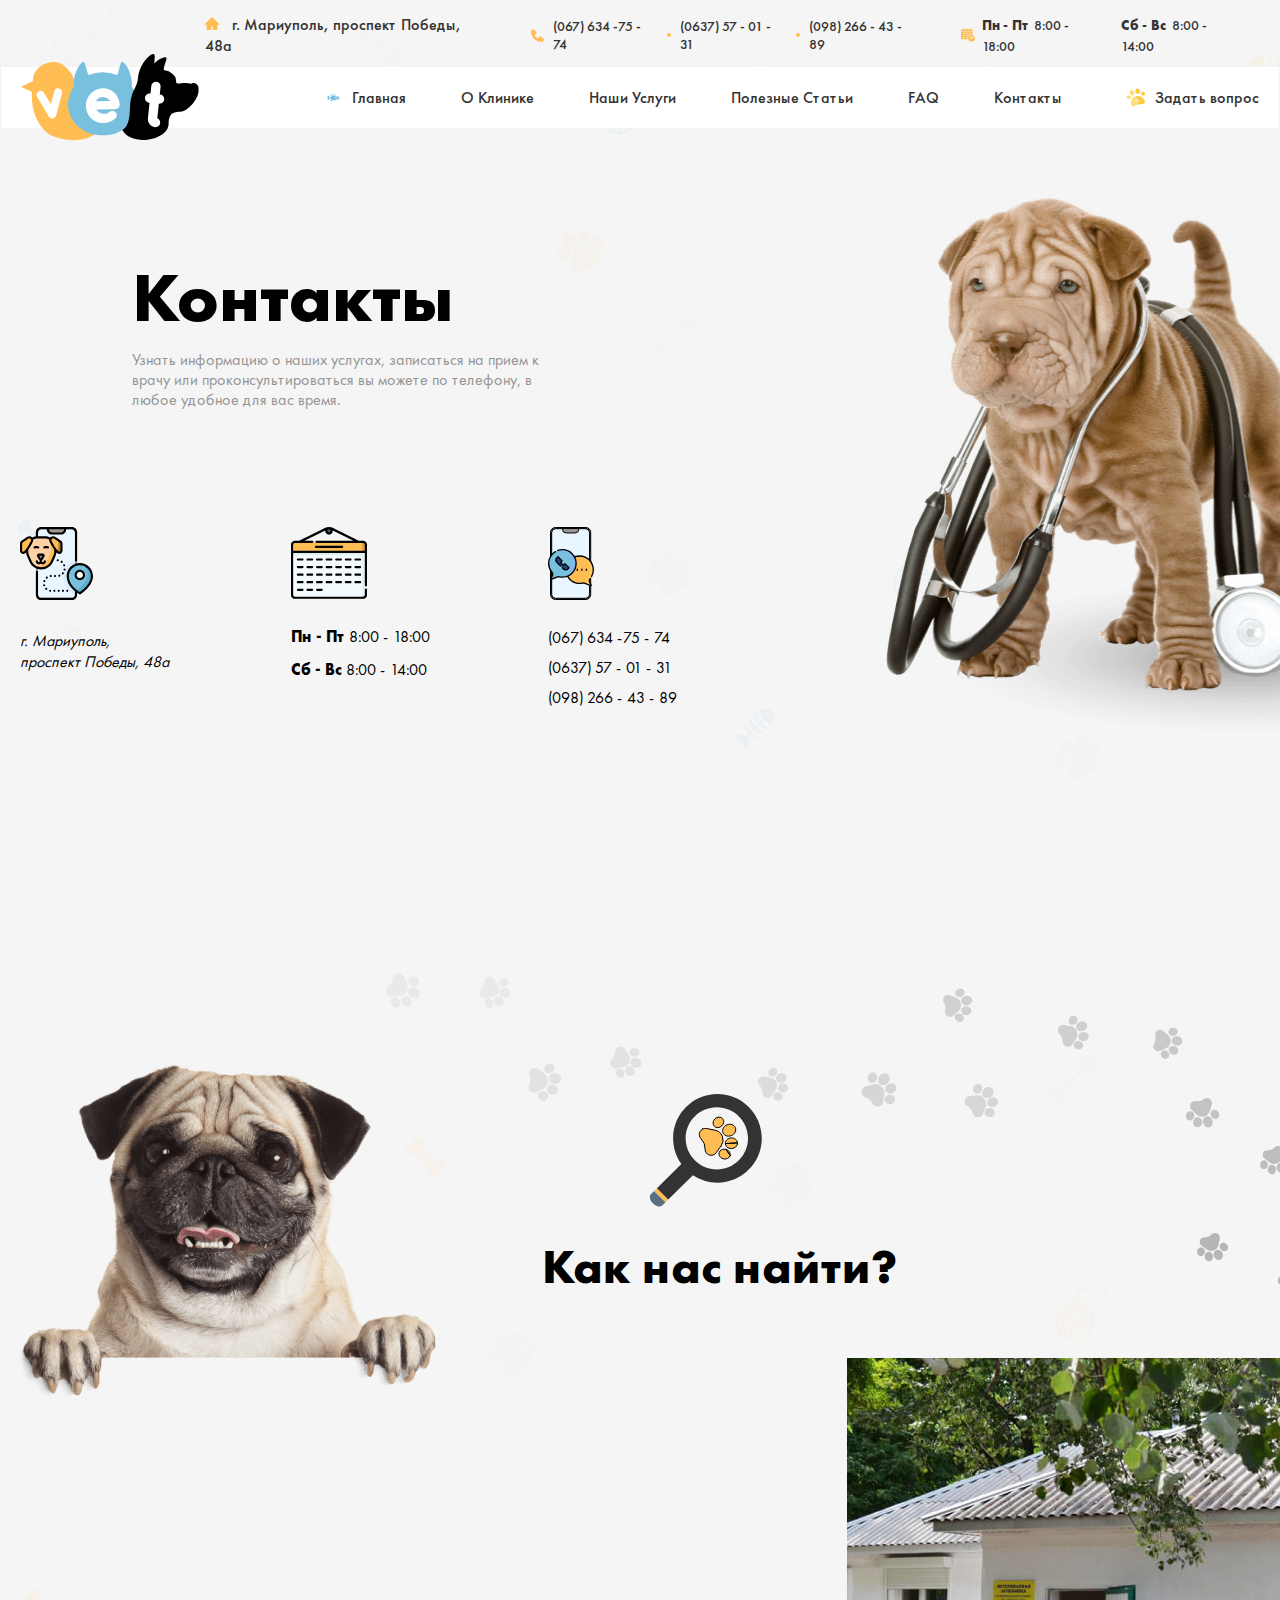
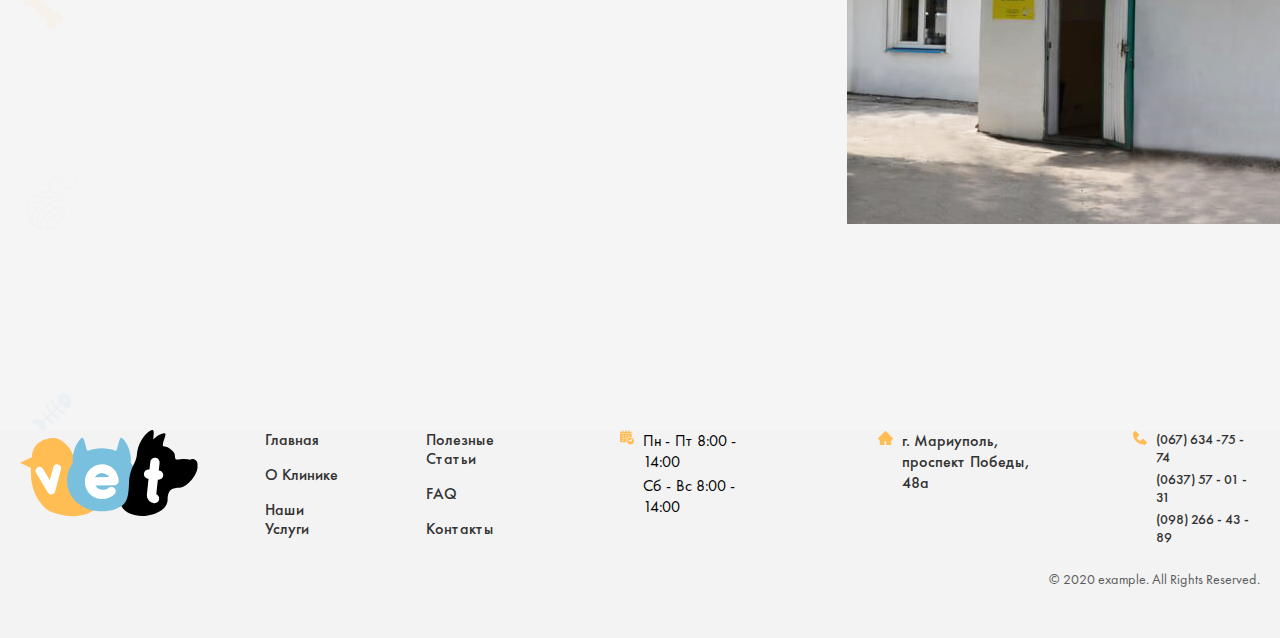
<file: contact.html>
<!DOCTYPE html>
 <html lang="en">
 <head>
    <meta charset="UTF-8">
    <meta http-equiv="X-UA-Compatible" content="IE=edge">
    <meta name="viewport" content="width=device-width, initial-scale=1.0">
    <title>Document</title>
    <link rel="stylesheet" href="css/main.css">
</head>
<body>
    <!-- SITE HEADER START -->
    <header class="site-header">
        <div class="container">
            <div class="site-header__top-box">
                <address class="site-header__location">
                    <a href="" target="blank" class="site-header__location-link">г. Мариуполь, проспект Победы, 48а</a>
                </address>
                <ul class="site-header__top-list">
                    <li class="site-header__top-item">
                        <a  href="tel:0676347574" class="site-header__top-item__link">(067) 634 -75 - 74</a>
                    </li>
                    <li class="site-header__top-item">
                        <a  href="tel:0637570131" class="site-header__top-item__link">(0637) 57 - 01 - 31</a>
                    </li>
                    <li class="site-header__top-item">
                        <a  href="tel:0982664389" class="site-header__top-item__link">(098) 266 - 43 - 89</a>
                    </li>
                </ul>
                <ul class="site-header__top-list-end">
                    <li class="site-header__top-item-end">
                        <time class="site-header__top-item-end__time">
                            <strong class="strong">Пн - Пт</strong>8:00 - 18:00
                        </time>
                    </li>
                    <li class="site-header__top-item-end">
                        <time class="site-header__top-item-end__time">
                            <strong class="strong">Сб - Вс</strong>8:00 - 14:00
                        </time>
                    </li>
                </ul>
            </div>
        </div>
        <div class="site-header__end">
            <div class="container">
                <div class="site-header__end-box">
                    <a class="logo-link" href="index.html" >
                        <img class="logo-image" src="./images/header-photos/vet-logo-header.svg" 
                        width="178"
                        alt="86">
                    </a>
                    <nav class="site-nav">
                        <ul class="site-nav__list">
                            <li class="site-nav__item">
                                <a class="site-nav-link" href="index.html" >Главная</a>
                            </li>
                            <li class="site-nav__item">
                                <a class="site-nav-link" href="about.html" >О Клинике</a>
                            </li>
                            <li class="site-nav__item">
                                <a class="site-nav-link" href="Ourservices.html" >Наши Услуги</a>
                            </li>
                            <li class="site-nav__item">
                                <a class="site-nav-link" href="Usefularticles.html" >Полезные Статьи</a>
                            </li>
                            <li class="site-nav__item">
                                <a class="site-nav-link" href="faq.html" >FAQ</a>
                            </li>
                            <li class="site-nav__item">
                                <a class="site-nav-link" href="contact.html" >Контакты</a>
                            </li>
                        </ul>
                    </nav>
                    <a class="site-header__login site-header__link--js-open-modal" href="#" >Задать вопрос</a>
                </div>
            </div>
        </div>
    </header>
    <!-- SITE HEADER FINISH -->

     <!-- Hero our services section start  -->
     <section class="hero-contact">
        <div class="container">
            <div class="hero-top__textbox">
                <h2 class="hero-top__text">
                    Контакты
                </h2>
                <div class="hero-top__descbox">
                    <p class="hero-top__desc">
                        Узнать информацию о наших услугах, записаться на прием к врачу или проконсультироваться вы можете по телефону, в любое удобное для вас время.
                    </p>
                </div>
            </div>

            <div class="hero-contact__info">
                <address class="hero-contact__adress">
                    <a class="hero-contact__adress-link" href="https://www.google.com/maps/place/%D0%BF%D1%80%D0%BE%D1%81%D0%BF.+%D0%9F%D0%BE%D0%B1%D0%B5%D0%B4%D1%8B,+48%D0%B0,+%D0%9C%D0%B0%D1%80%D0%B8%D1%83%D0%BF%D0%BE%D0%BB%D1%8C,+%D0%94%D0%BE%D0%BD%D0%B5%D1%86%D0%BA%D0%B0%D1%8F+%D0%BE%D0%B1%D0%BB%D0%B0%D1%81%D1%82%D1%8C,+%D0%A3%D0%BA%D1%80%D0%B0%D0%B8%D0%BD%D0%B0,+87500/data=!4m2!3m1!1s0x40e6e6701cd9c691:0xe9b99fd0268f089c?sa=X&ved=2ahUKEwifkYWM67H5AhU9XvEDHUbHAOAQ8gF6BAgDEAE">
                        г. Мариуполь, проспект Победы, 48а
                    </a>
                </address>

                <ol class="hero-contact__time-list">
                    <li class="hero-contact__time-item">
                        <time class="hero-contact__time" datetime="2022-08-06 08:00">
                            <strong>Пн - Пт</strong>
                            8:00 - 18:00
                        </time>
                    </li>
                    <li class="hero-contact__time-item">
                        <time class="hero-contact__time" datetime="2022-08-06 08:00">
                            <strong>Сб - Вс</strong>
                            8:00 - 14:00
                        </time>
                    </li>
                </ol>

                <ul class="hero-contact__list">
                    <li class="hero-contact__item">
                        <a class="hero-contact__fhone-link" href="tel:+0676347574">
                            (067) 634 -75 - 74
                        </a>
                    </li>
                    <li class="hero-contact__item">
                        <a class="hero-contact__fhone-link" href="tel:+0637570131">
                            (0637) 57 - 01 - 31
                        </a>
                    </li>
                    <li class="hero-contact__item">
                        <a class="hero-contact__fhone-link" href="tel:+0982664389">
                            (098) 266 - 43 - 89
                        </a>
                    </li>
                </ul>
            </div>
        </div>
    </section>
    <!-- Hero our services section finish  -->

    <!-- How to find us section start  -->
    <section  class="how-find-us">
        <div class="how-find-us__container-box">
            <h2 class="how-find-us__text">
                Как нас найти?
            </h2>

            <div class="how-find-us__box">
                <iframe class="how-find-us__map" src="https://www.google.com/maps/embed?pb=!1m18!1m12!1m3!1d698.7503866949312!2d37.54360756737108!3d47.11017926578681!2m3!1f0!2f0!3f0!3m2!1i1024!2i768!4f13.1!3m3!1m2!1s0x40e6e475146e8609%3A0xf262285308f99ac8!2z0JrQuNGA0L_QuNGH0L3QsNGPINGD0LsuLCAyOSwg0JzQsNGA0LjRg9C_0L7Qu9GMLCDQlNC-0L3QtdGG0LrQsNGPINC-0LHQu9Cw0YHRgtGMLCDQo9C60YDQsNC40L3QsCwgODc1MDA!5e0!3m2!1sru!2s!4v1659776277262!5m2!1sru!2s" width="847" height="466" style="border:0;" allowfullscreen="" loading="lazy" referrerpolicy="no-referrer-when-downgrade"></iframe>
                <img class="how-find-us__img" src="./images/Home-vet.jpg" 
                width="593"
                height="466"
                srcset="./images/Home-vet.jpg 1x , ./images/Home-vet@2x.jpg 2x"
                alt="img">
            </div>
        </div>
    </section>
    <!-- How to find us section finish  -->

    <!-- SITE FOOTER START -->
    <footer class="footer">
        <div class="container ">
            <div class="footer_box">
                <a class="logo-link-footer" href="index.html">
                    <img class="logo-link__img" src="./images/logo.svg" alt="footer logo" width="178" height="86">
                </a>
                <ul class="nav__list-footer">
                    <li class="nav__item-footer">
                        <a class="nav__link-footer" href="#">Главная</a>
                    </li>
                    <li class="nav__item-footer">
                        <a class="nav__link-footer" href="#">О Клинике</a>
                    </li>
                    <li class="nav__item-footer">
                        <a class="nav__link-footer" href="#">Наши Услуги</a>
                    </li>
                </ul>
                <ul class="nav__list-footer">
                    <li class="nav__item-footer">
                        <a class="nav__link-footer" href="#">Полезные Статьи</a>
                    </li>
                    <li class="nav__item-footer">
                        <a class="nav__link-footer" href="#">FAQ</a>
                    </li>
                    <li class="nav__item-footer">
                        <a class="nav__link-footer" href="#">Контакты</a>
                    </li>
                </ul>
                <div class="footer-time-list-box">
                    <ul class=" footer-time-list ">
                        <li class="footer-time-item">
                            <p class="footer-time-text">
                                <span class="time-day">Пн - Пт
                                </span> 8:00 - 14:00</p>
                            </li>
                            <li class="footer-time-item">
                                <p class="footer-time-text">
                                    <span class="time-day">Сб - Вс
                                    </span> 8:00 - 14:00</p>
                                </li>
                            </ul>
                        </div>
                        <address class="footer-address">
                            <a style="color: #333333;" class="site-header__location-link" href="#"
                            target="blank" rel="">
                            
                            г. Мариуполь, проспект Победы, 48а
                        </a>
                    </address>
                    <div class="footer-tel-list-box">
                        <ul class="footer-tel-list ">
                            <li class="footer-tel-item footer-tel-item">
                                <a class="footer-phone-link" href="tel:0676347574">(067) 634 -75 - 74
                                </a>
                            </li>
                            <li class="footer-tel-item">
                                <a class="footer-phone-link" href="tel:063757131">(0637) 57 - 01 - 31
                                </a>
                            </li>
                            <li class="footer-tel-item">
                                <a class="footer-phone-link" href="tel:0982664389">(098) 266 - 43 - 89
                                </a>
                            </li>
                        </ul>
                    </div>
                </div>
                <span class="target">© 2020 example. All Rights Reserved.</span>
            </div>
        </footer>
        
        <!-- Site Footer Finish -->
            <!-- Modal start  -->
    <div class="modal">
        <div class="modal__window">
            <button class="modal__x-button modal__x-button--js-close-modal" type="button"></button>
            <div class="modal__authorization">
                <span class="modal__authorization-text">
                    Авторизация:
                </span>
                <a class="modal__link modal__link--google" href="#">
                    Войти через Google
                </a>
                <a class="modal__link modal__link--facebook" href="#">
                    Войти через Facebook
                </a>
            </div>
            <div class="modal__form-box">
                <h2 class="modal-text">
                    Задать вопрос
                </h2>
                <form class="modal__form" action="https://echo.htmlacademy.ru/" method="post" autocomplete="off">
                    <input class="modal__input-zone" type="text" name="user_name" id="user_name" minlength="3"
                    maxlength="1000000" aria-label="Enter your name" required placeholder="Ваше имя">
    
                    <textarea class="modal__input-zone modal__input-zone--question" name="user_question" id="user_question" 
                    minlength="3" aria-label="Enter your question"   placeholder="Опишите Ваш вопрос.                               Например: в каком возрасте можно         прививать от бешенства?"></textarea>
    
                    <button class="modal__button" type="submit">Отправить </button>
                </form>
            </div>
        </div>
    </div>
    <!-- Modal finish  -->

    <script src="./js/main.js"></script>
    </body>
    </html>
</file>
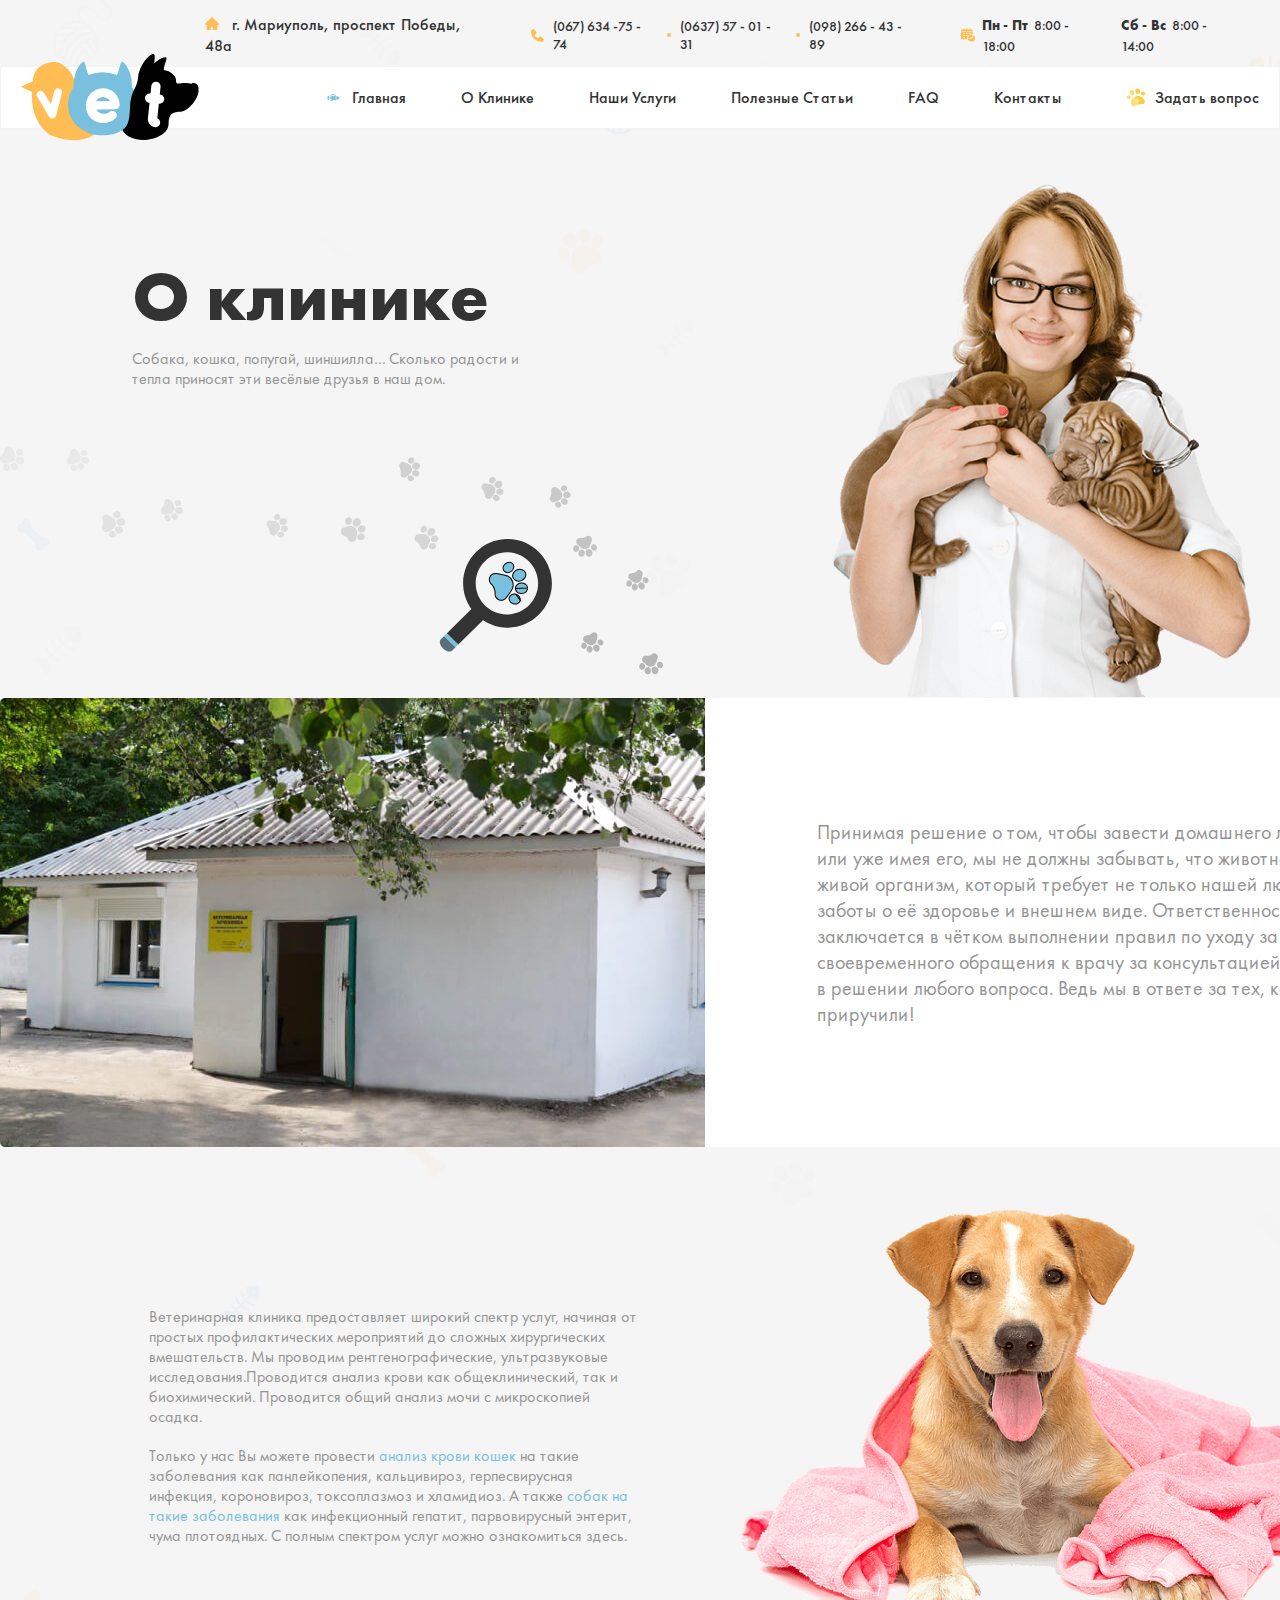
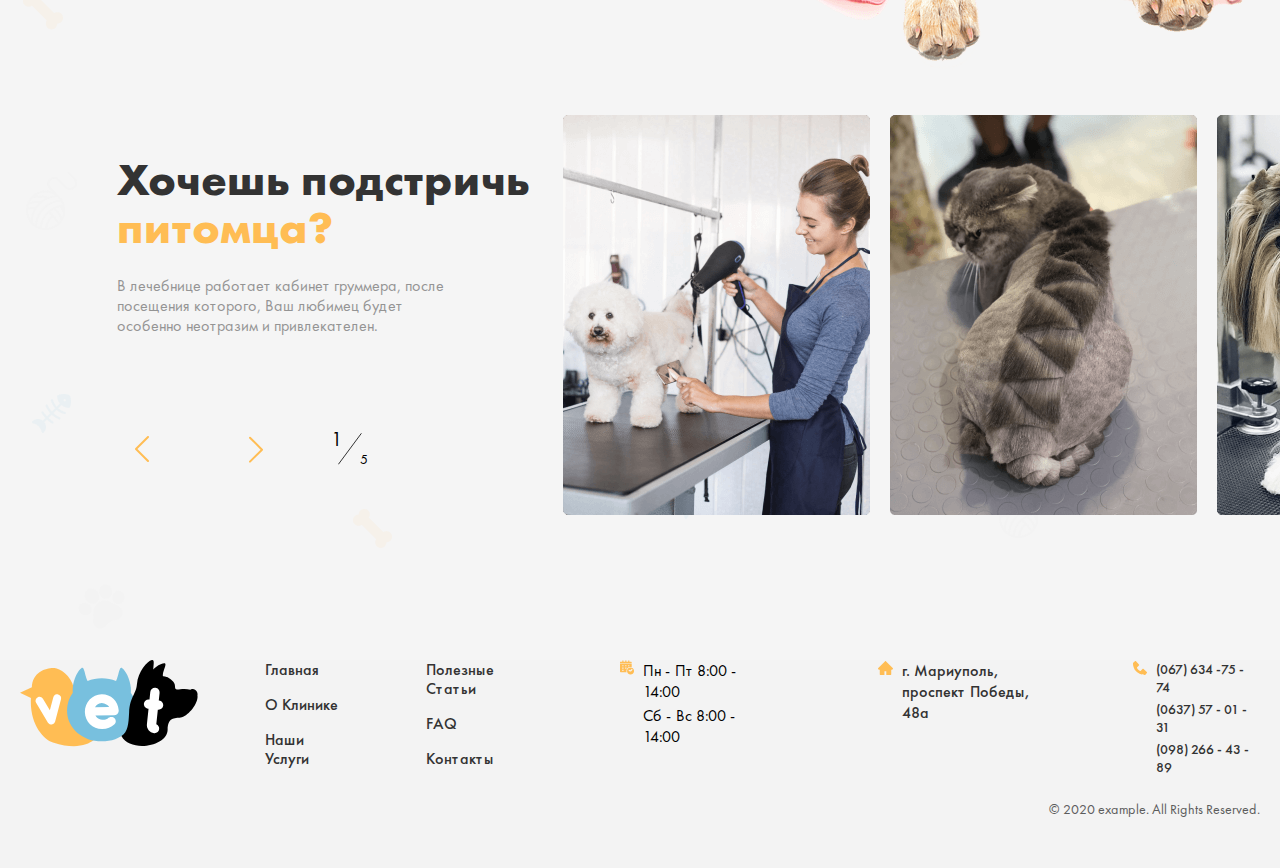
<file: Ourservices.html>
<!DOCTYPE html>
<html lang="en">
<head>
    <meta charset="UTF-8">
    <meta http-equiv="X-UA-Compatible" content="IE=edge">
    <meta name="viewport" content="width=device-width, initial-scale=1.0">
    <title>44-dars</title>
    <!-- <link rel="stylesheet" href="css/normalize.css"> -->
    <!-- <link rel="stylesheet" href="css/main-mini.css"> -->
    <link rel="stylesheet" href="css/main.css">
</head>
<body>
    <!-- SITE HEADER START -->
    <header class="site-header">
        <div class="container">
            <div class="site-header__top-box">
                <address class="site-header__location">
                    <a href="" target="blank" class="site-header__location-link">г. Мариуполь, проспект Победы, 48а</a>
                </address>
                <ul class="site-header__top-list">
                    <li class="site-header__top-item">
                        <a  href="tel:0676347574" class="site-header__top-item__link">(067) 634 -75 - 74</a>
                    </li>
                    <li class="site-header__top-item">
                        <a  href="tel:0637570131" class="site-header__top-item__link">(0637) 57 - 01 - 31</a>
                    </li>
                    <li class="site-header__top-item">
                        <a  href="tel:0982664389" class="site-header__top-item__link">(098) 266 - 43 - 89</a>
                    </li>
                </ul>
                <ul class="site-header__top-list-end">
                    <li class="site-header__top-item-end">
                        <time class="site-header__top-item-end__time">
                            <strong class="strong">Пн - Пт</strong>8:00 - 18:00
                        </time>
                    </li>
                    <li class="site-header__top-item-end">
                        <time class="site-header__top-item-end__time">
                            <strong class="strong">Сб - Вс</strong>8:00 - 14:00
                        </time>
                    </li>
                </ul>
            </div>
        </div>
        <div class="site-header__end">
            <div class="container">
                <div class="site-header__end-box">
                    <a class="logo-link" href="index.html" >
                        <img class="logo-image" src="./images/header-photos/vet-logo-header.svg" 
                        width="178"
                        alt="86">
                    </a>
                    <nav class="site-nav">
                        <ul class="site-nav__list">
                            <li class="site-nav__item">
                                <a class="site-nav-link" href="index.html" >Главная</a>
                            </li>
                            <li class="site-nav__item">
                                <a class="site-nav-link" href="about.html" >О Клинике</a>
                            </li>
                            <li class="site-nav__item">
                                <a class="site-nav-link" href="Ourservices.html" >Наши Услуги</a>
                            </li>
                            <li class="site-nav__item">
                                <a class="site-nav-link" href="Usefularticles.html" >Полезные Статьи</a>
                            </li>
                            <li class="site-nav__item">
                                <a class="site-nav-link" href="faq.html" >FAQ</a>
                            </li>
                            <li class="site-nav__item">
                                <a class="site-nav-link" href="contact.html" >Контакты</a>
                            </li>
                        </ul>
                    </nav>
                    <a class="site-header__login site-header__link--js-open-modal" href="#" >Задать вопрос</a>
                </div>
            </div>
        </div>
    </header>
    <!-- SITE HEADER FINISH -->

        <!-- MAIN START -->
        <main class="site-main">
            <!-- HERO SECTION  -->
            <section class="hospital-about">
                <div class="container">
                    <div class="hospital-top__textbox">
                        <h2 class="hospital-top__text">
                            О клинике
                        </h2>
                        <div class="hospital-about__descbox">
                            <p class="hospital-top__desc">
                                Собака, кошка, попугай, шиншилла… Сколько радости и тепла приносят эти весёлые друзья в наш дом.
                            </p>
                        </div>
                    </div>
                </div>
    
                <div class="hospital-about__list-container">
                    <ul class="hospital-about__list">
                        <li class="hospital-about__item">
                            <img class="hospital-about__img" src="./images/location-home.jpg" 
                            width="705"
                            height="449"
                            srcset="./images/location-home.jpg 1x , ./images/location-home@2x.jpg 2x"
                            alt="image">
                            <div class="hospital-about__item-first-textbox">
                                <p class="hospital-about__desc">
                                    Принимая решение о том, чтобы завести <span class="hospital-about__color-text">домашнего любимца</span>, или уже имея его, мы не должны забывать, что животное это живой организм, который требует не только нашей любви, а и заботы о её здоровье и  внешнем виде. <span class="hospital-about__color-text">Ответственность</span> хозяина заключается в чётком выполнении правил по уходу за животным, своевременного обращения к врачу за консультацией и помощи в решении любого вопроса. Ведь мы в ответе за тех, кого приручили!
                                </p>
                            </div>
                        </li>
                        <li class="hospital-about__item">
                            <img class="hospital-about__img" src="./images/about-dog.png" 
                            width="797"
                            height="532"
                            srcset="./images/about-dog.png 1x , ./images/about-dog@2x.png 2x"
                            alt="image">
                            <div class="hospital-about__item-textbox">
                                <p class="hospital-about__desc2 hospital-about__desc2--break">
                                    Ветеринарная клиника предоставляет широкий спектр услуг,  начиная от простых профилактических мероприятий до сложных хирургических вмешательств. Мы проводим рентгенографические, ультразвуковые исследования.Проводится анализ крови как общеклинический, так и биохимический. Проводится общий анализ мочи с микроскопией осадка. 
                                </p>
                                <p class="hospital-about__desc2">
                                    Только у нас Вы можете провести <span class="hospital-about__desc2-color">анализ крови кошек</span> на такие заболевания как панлейкопения, кальцивироз, герпесвирусная инфекция, короновироз, токсоплазмоз и хламидиоз. А также <span class="hospital-about__desc2-color">собак на такие заболевания</span> как инфекционный гепатит, парвовирусный энтерит, чума плотоядных. С полным спектром услуг можно ознакомиться здесь.
                                </p>
                            </div>
                        </li>
                    </ul>
                </div>
            </section>
            <!-- HERO SECTION FINISH  -->
    
            <!-- CECTION WASHROOM START   -->
            <section class="washroom">
                <div class="washroom__container">
                    <div class="washroom__box">
                        <div class="washroom__textbox">
                            <h2 class="washroom__text">
                                Хочешь подстричь 
                                <span class="washroom__color-text">питомца?</span>
                            </h2>
                            <div class="washroom__descbox">
                                <p class="washroom__desc">
                                    В лечебнице работает кабинет груммера, после посещения которого, Ваш любимец будет особенно неотразим и привлекателен.
                                </p>
                            </div>
    
                            <div class="washroom__button-box">
                                <button class="washroom__button" type="button"></button>
                                <button class="washroom__button" type="button"></button>
    
                                <span class="washroom__minibox">
                                    <span class="washroom__number1">1</span>
                                    <span class="washroom__number2">5</span>
                                </span>
                            </div>
                        </div>
                        <img class="washroom__img" src="./images/cut-dog.png" 
                        width="307"
                        height="400"
                        srcset="./images/cut-dog.png 1x , ./images/cut-dog@2x.png 2x"
                        alt="image">
                        <img class="washroom__img" src="./images/cut-cat.png" 
                        width="307"
                        height="400"
                        srcset="./images/cut-cat.png 1x , ./images/cut-cat@2x.png 2x"
                        alt="image">
                        <img class="washroom__img" src="./images/cut-dog-2.png" 
                        width="307"
                        height="400"
                        srcset="./images/cut-dog-2.png 1x , ./images/cut-dog-2@2x.png 2x"
                        alt="image">
                    </div>
                </div>
            </section>
            <!-- CECTION WASHROOM FINISH  -->
        </main>
        <!-- MAIN FINISH  -->
    
    <!-- SITE FOOTER START -->
    <footer class="footer">
        <div class="container ">
            <div class="footer_box">
                <a class="logo-link-footer" href="index.html">
                    <img class="logo-link__img" src="./images/logo.svg" alt="footer logo" width="178" height="86">
                </a>
                <ul class="nav__list-footer">
                    <li class="nav__item-footer">
                        <a class="nav__link-footer" href="#">Главная</a>
                    </li>
                    <li class="nav__item-footer">
                        <a class="nav__link-footer" href="#">О Клинике</a>
                    </li>
                    <li class="nav__item-footer">
                        <a class="nav__link-footer" href="#">Наши Услуги</a>
                    </li>
                </ul>
                <ul class="nav__list-footer">
                    <li class="nav__item-footer">
                        <a class="nav__link-footer" href="#">Полезные Статьи</a>
                    </li>
                    <li class="nav__item-footer">
                        <a class="nav__link-footer" href="#">FAQ</a>
                    </li>
                    <li class="nav__item-footer">
                        <a class="nav__link-footer" href="#">Контакты</a>
                    </li>
                </ul>
                <div class="footer-time-list-box">
                    <ul class=" footer-time-list ">
                        <li class="footer-time-item">
                            <p class="footer-time-text">
                                <span class="time-day">Пн - Пт
                                </span> 8:00 - 14:00</p>
                            </li>
                            <li class="footer-time-item">
                                <p class="footer-time-text">
                                    <span class="time-day">Сб - Вс
                                    </span> 8:00 - 14:00</p>
                                </li>
                            </ul>
                        </div>
                        <address class="footer-address">
                            <a style="color: #333333;" class="site-header__location-link" href="#"
                            target="blank" rel="">
                            
                            г. Мариуполь, проспект Победы, 48а
                        </a>
                    </address>
                    <div class="footer-tel-list-box">
                        <ul class="footer-tel-list ">
                            <li class="footer-tel-item footer-tel-item">
                                <a class="footer-phone-link" href="tel:0676347574">(067) 634 -75 - 74
                                </a>
                            </li>
                            <li class="footer-tel-item">
                                <a class="footer-phone-link" href="tel:063757131">(0637) 57 - 01 - 31
                                </a>
                            </li>
                            <li class="footer-tel-item">
                                <a class="footer-phone-link" href="tel:0982664389">(098) 266 - 43 - 89
                                </a>
                            </li>
                        </ul>
                    </div>
                </div>
                <span class="target">© 2020 example. All Rights Reserved.</span>
            </div>
        </footer>
        
        <!-- Site Footer Finish -->
        

        
    </body>
    </html>
</file>
<file: css/main.css>
/*
* Prefixed by https://autoprefixer.github.io
* PostCSS: v8.4.14,
* Autoprefixer: v10.4.7
* Browsers: last 4 version
*/

@font-face {
    font-family: "FuturePT";
    font-display: swap;
    font-weight: 300;
    src: url("../fonts/FuturaPT-Light.woff"),
    url("../fonts/FuturaPT-Light.woff2");
}

@font-face {
    font-family: "FuturePT";
    font-display: swap;
    font-weight: 400;
    src: url("../fonts/FuturaPT-Book.woff"),
    url("../fonts/FuturaPT-Book.woff2");
}

@font-face {
    font-family: "FuturePT";
    font-display: swap;
    font-weight: 500;
    src: url("../fonts/FuturaPT-Medium.woff"),
    url("../fonts/FuturaPT-Medium.woff2");
}

@font-face {
    font-family: "FuturePT";
    font-display: swap;
    font-weight: 700;
    src: url("../fonts/FuturaPT-Bold.woff"),
    url("../fonts/FuturaPT-Bold.woff2");
}
*{
    -webkit-box-sizing: border-box;
    box-sizing: border-box;
}

html{
    height: 100%;
    -webkit-box-sizing: border-box;
    box-sizing: border-box;
    scroll-behavior: smooth;
}

img{
    display: block;
    height: auto;
}

body{
    display: -webkit-box;
    display: -ms-flexbox;
    display: flex;
    -webkit-box-orient: vertical;
    -webkit-box-direction: normal;
    -ms-flex-direction: column;
    flex-direction: column;
    height: 100%;
    margin: 0;
    padding: 0;
    font-family: "FuturePT", "Arial", sans-serif;
    background-image: url("../images/bg.png");
    background-color:  #E5E5E566;
}
.site-main{
    -webkit-box-flex: 1;
    -ms-flex-positive: 1;
    flex-grow: 1;
}

.visually-hidden {
    position: absolute;
    width: 1px;
    height: 1px;
    margin: -1px;
    padding: 0;
    border: 0;
    white-space: nowrap;
    -webkit-clip-path: inset(100%);
    clip-path: inset(100%);
    clip: rect(0 0 0 0);
    overflow: hidden;
}


.container{
    max-width: 1350px;
    margin-right: auto;
    margin-left: auto;
    padding-right: 20px;
    padding-left: 20px;
}
.site-header__top-box{
    display: -webkit-box;
    display: -ms-flexbox;
    display: flex;
    -webkit-box-align: center;
    -ms-flex-align: center;
    align-items: center;
    -webkit-box-pack: justify;
    -ms-flex-pack: justify;
    justify-content: space-between;
    padding-top: 14px;
    padding-bottom: 10px;
    padding-left: 185px;
}
.site-header{
    margin-bottom: 18px;
    
}
.site-header__location::before{
    margin-right: 9px;
    display: inline-block;
    content: "";
    background-image:url("../images/header-photos/home-header.svg");
    background-repeat: no-repeat;
    background-size: 14px 13px;
    width: 14px;
    height: 13px; 
    
}
.site-header__location-link{
    font-style: normal;
    font-weight: 500;
    font-size: 16px;
    line-height: 21px;
    color: #333333;
    text-decoration: none;
}
.site-header__top-item__link:hover{
    color: #FFBD54;
}
.site-header__top-list{
    display: -webkit-box;
    display: -ms-flexbox;
    display: flex;
    -webkit-box-align: center;
    -ms-flex-align: center;
    align-items: center;
    margin: 0;
    list-style: none;
}

.site-header__top-list::before{
    margin-right: 9px;
    display: inline-block;
    content: "";
    background-image:url("../images/header-photos/phone-header.svg");
    background-repeat: no-repeat;
    background-size: 13px 13px;
    width: 13px;
    height: 13px;
}
.site-header__top-item:nth-child(1)::after{
    margin-right: 9px;
    margin-left: 9px;
    display: inline-block;
    content: "";
    background-color: #FFBD54;
    background-repeat: no-repeat;
    background-size: 4px 4px;
    width: 4px;
    height: 4px; 
    border-radius: 50%;
}
.site-header__top-item:nth-child(2)::after{
    margin-right: 9px;
    margin-left: 9px;
    display: inline-block;
    content: "";
    background-color: #FFBD54;
    background-repeat: no-repeat;
    background-size: 4px 4px;
    width: 4px;
    height: 4px; 
    border-radius: 50%;
}
.site-header__top-item{
    display: -webkit-box;
    display: -ms-flexbox;
    display: flex;
    -webkit-box-align: center;
    -ms-flex-align: center;
    align-items: center;
}
.site-header__top-item__link{
    font-style: normal;
    font-weight: 500;
    font-size: 14px;
    line-height: 18px;
    color: #333333;
    text-decoration: none;
}
.site-header__top-item:nth-child(3){
    margin-right: 0;
}

.site-header__top-list-end{
    display: -webkit-box;
    display: -ms-flexbox;
    display: flex;
    -webkit-box-align: center;
    -ms-flex-align: center;
    align-items: center;
    margin: 0;
    list-style: none;
}
.site-header__top-list-end::before{
    margin-right: 7px;
    display: inline-block;
    content: "";
    background-image:url("../images/header-photos/data-header.svg");
    background-repeat: no-repeat;
    background-size: 14px 14px;
    width: 14px;
    height: 14px;
}
.site-header__top-item-end__time{
    margin-right: 17px;
    font-style: normal;
    font-weight: 500;
    font-size: 14px;
    line-height: 18px;
    color: #333333;
}
.strong{
    padding-right: 5px;
}
.site-header__end-box{
    display: -webkit-box;
    display: -ms-flexbox;
    display: flex;
    -webkit-box-align: center;
    -ms-flex-align: center;
    align-items: center;
    -webkit-box-pack: justify;
    -ms-flex-pack: justify;
    justify-content: space-between;
}
.site-nav{
    display: -webkit-box;
    display: -ms-flexbox;
    display: flex;
    -webkit-box-align: center;
    -ms-flex-align: center;
    align-items: center;
}
.site-nav__list{
    display: -webkit-box;
    display: -ms-flexbox;
    display: flex;
    -webkit-box-align: center;
    -ms-flex-align: center;
    align-items: center;
    margin: 0;
    margin-left: 265px;
    list-style: none;
}
.site-nav__list::before{
    margin-right: 12px;
    display: inline-block;
    content: "";
    background-image:url("../images/header-photos/fish-header.svg");
    background-repeat: no-repeat;
    background-size: 14px 14px;
    width: 14px;
    height: 14px;
}
.site-nav-link:hover{
    padding-bottom: 20px;
    border-bottom: 3px solid #FFBD54;
}
.site-nav-link:active{
    padding-bottom: 20px;
    color: #333333;
    border-bottom: 3px solid #FFBD54;
    opacity: 0.6;
}
.logo-link{
    position: absolute;
    /* top: calc(50% - 350px);
    left: calc(50% - 665px); */
}
.logo-image:hover{
    opacity: 0.8;
}
.logo-image:active{
    opacity: 0.6;
}

.site-nav__item{
    margin-right: 55px;
}

.site-nav__item:nth-child(6){
    margin-right: 0;
}
.site-nav-link{
    font-style: normal;
    font-weight: 500;
    font-size: 16px;
    line-height: 21px;
    color: #333333;
    text-decoration: none;
}
.site-header__login{
    display: -webkit-box;
    display: -ms-flexbox;
    display: flex;
    -webkit-box-align: center;
    -ms-flex-align: center;
    align-items: center;
    font-style: normal;
    font-weight: 500;
    font-size: 16px;
    line-height: 21px;
    text-align: right;
    color: #333333;
    text-decoration: none;
}
.site-header__login::before{
    margin-right: 7px;
    display: inline-block;
    content: "";
    background-image:url("../images/header-photos/pet-header.svg");
    background-repeat: no-repeat;
    background-size: 23px 21px;
    width: 23px;
    height: 21px; 
}
.site-header__end{
    background: #FFFFFF;
    border: 1px solid #F3F3F3;
}
.site-header__end{
    padding-top: 20px;
    padding-bottom: 20px;
}
.section-hero{
    background-image: url("../images/hiro-photos/animals.png"), url("../images/hiro-photos/parrot-hero.png");
    background-repeat: no-repeat;
    background-position: calc(50% - 550px) calc(50% - 70px), calc(50% + 710px) calc(50% + 215px);
    
}
.section-hero__box{
    position: relative;
    margin-left: auto;
    width: 608px;
    padding-top: 153px;
    padding-bottom: 290px;
}

.section-hero__title-box{
    width: 608px;
    margin-bottom: 29px;
}
.section-hero__title{
    margin: 0; 
    font-style: normal;
    font-weight: 700;
    font-size: 70px;
    line-height: 64px;
    color: #333333;
}
.title-box{
    color:#78C0DE;
}
.section-hero__text-box{
    width: 495px;
    margin-bottom: 38px;
}
.section-hero__text{
    margin: 0;
    font-style: normal;
    font-weight: 400;
    font-size: 16px;
    line-height: 21px;
    color: #949494;
}
.section-hero__link{
    font-style: normal;
    font-weight: 500;
    font-size: 16px;
    line-height: 21px;
    color: #FFFFFF;
    padding-top: 15px;
    padding-right: 48px;
    padding-bottom: 16px;
    padding-left: 47px;
    background: #333333;
    border-radius: 3px;
    text-decoration: none;
}
.section-hero__link:hover{
    background-color: #FFBD54;
}
.section-hero__link:active{
    background-color: #FFBD54;
    opacity: 0.5;
}
.section-middle__box{
    position: relative;
    width: 753px;
    margin-right: auto;
    margin-left: auto;
}
.section-middle__box::before{
    position: absolute;
    top:calc(50% - 135px);
    left: calc(50% - 457px);
    content: "";
    display: block;
    background-image: url("../images/top.svg");
    background-repeat: no-repeat;
    background-position: calc(50%);
    width: 51px;
    height: 42px;
}
.section-middle__box::after{
    position: absolute;
    top:calc(50% - 45px);
    left: calc(50% + 395px);
    content: "";
    display: inline-block;
    background-image: url("../images/bottom.svg");
    background-repeat: no-repeat;
    width: 100px;
    height: 42px;
}
.section-middle__text{
    margin: 0;
    margin-bottom: 70px;
    font-style: normal;
    font-weight: 400;
    font-size: 20px;
    line-height: 26px;
    text-align: center;
    color: #949494;
}
.section-middle__text::before{
    content: "";
    display: block;
    margin-right: auto;
    margin-left: auto;
    margin-bottom: 43px;
    width: 140px;
    height: 1px;
    background-color: #DBDBDB;
}
.section-middle__text::after{
    content: "";
    display: block;
    margin-right: auto;
    margin-left: auto;
    margin-top: 35px;
    width: 140px;
    height: 1px;
    background-color: #DBDBDB;
}
.section-middle__title{
    margin: 0;
    -webkit-box-align: center;
    -ms-flex-align: center;
    align-items: center;
    text-align: center;
    font-style: normal;
    font-weight: 500;
    font-size: 20px;
    line-height: 26px;
    color: #333333;
}
.section-servis{
    padding-top: 191px;
}
.section-servis__title{
    margin-bottom: 80px;
    font-style: normal;
    font-weight: 700;
    font-size: 48px;
    line-height: 54px;
    color: #333333;
    text-align: center;
}
.section-servis__list{
    position: relative;
    display: -webkit-box;
    display: -ms-flexbox;
    display: flex;
    -webkit-box-pack: justify;
    -ms-flex-pack: justify;
    justify-content: space-between;
    margin: 0;
    list-style: none;
}
.section-servis__list::before{
    position: absolute;
    top: calc(50% - 4px);
    left: calc(50% - 666px);
    display: inline-block;
    content: "";
    background-image: url("../images/arrow-prev.svg");
    background-repeat: no-repeat;
    width: 14px;
    height: 25px;
    
}
.section-servis__list::after{
    position: absolute;
    top:calc(50%);
    right: calc(50% - 686px);
    display: inline-block;
    content: "";
    background-image: url("../images/arrow-next.svg");
    background-repeat: no-repeat;
    width: 14px;
    height: 25px;
    
}
.section-servis__item{
    margin-right: 13px;
    padding-top: 30px;
    padding-right: 32px;
    padding-left: 35px;
    background: #FFFFFF;
    border: 1px solid #F3F3F3;
    border-radius: 5px;
    
}
.section-servis__item:hover{
    opacity: 0.5;
}
.section-servis__item:active{
    opacity: 0.3;
}
.section-servis__item-title{
    margin: 0;
    font-style: normal;
    font-weight: 500;
    font-size: 18px;
    line-height: 22px;
    text-align: center;
    color: #333333;
}
.section-servis__link{
    text-decoration: none;
}
.section-servis__link::before{
    
    margin-bottom: 21px;
    margin-left: 30px;
    display: inline-block;
    content: "";
    background-image: url("../images/doctor.png");
    background-repeat: no-repeat;
    background-position: center;
    background-size: contain;
    width: 54px;
    height: 77px;
    
}
.section-servis--show::before{
    background-image: url("../images/show.png");
    
}
.section-servis--fon::before{
    background-image: url("../images/vaksina.png");
}

.section-servis--vaksina::before{
    background-image: url("../images/fast-help.png");
}
.section-servis--shut::before{
    background-image: url("../images/ukol.png");
}
.section-servis--put::before{
    background-image: url("../images/uzi.png");
}
.section-servis__end-box{
    display: -webkit-box;
    display: -ms-flexbox;
    display: flex;
    margin-top: 9px;
    margin-bottom: 127px;
    padding-top: 41px;
    padding-bottom: 41px;
}
.section-servis__img{
    margin-left: 40px;
    margin-right: 28px;
}
.section-servis__title-box{
    /* margin: 0; */
    font-style: normal;
    font-weight: 500;
    font-size: 36px;
    line-height: 20px;
    -webkit-box-align: center;
    -ms-flex-align: center;
    align-items: center;
    color: #333333;
}
.text-box{
    width: 492px;
}
.section-servis__text-{
    margin: 0;
    margin-bottom: 34px;
    font-style: normal;
    font-weight: 400;
    font-size: 16px;
    line-height: 20px;
    color: #949494;
}
.section-servis__text-:nth-child(1){
    margin-bottom: 9px;
}
.section-servis__link-one{
    margin-right: 21px;
    padding-top: 15px;
    padding-right: 36px;
    padding-bottom: 16px;
    padding-left: 63px;
    font-style: normal;
    font-weight: 500;
    font-size: 16px;
    line-height: 21px;
    color: #FFFFFF;
    background: #FFBD54;
    border-radius: 3px;
    text-decoration: none;
}
.section-servis__link-one:hover{
    color: #FFBD54;
    background-color: #333333;
}
.section-servis__link-one:active{
    opacity: 0.5;
    background: #333333;
}
.section-servis__link-two{
    padding: 15px 37px 14px 64px;
    font-style: normal;
    font-weight: 500;
    font-size: 16px;
    line-height: 21px;
    color: #FFFFFF;
    background: #333333;
    border-radius: 3px;
    text-decoration: none;
}
.site-article{
    padding-top: 200px;
    padding-bottom: 180px;
    padding-left: 287px;
    margin-bottom: 150px;
    /* content: ""; */
    background-image:url("../images/notifi.png") ;
    background-repeat: no-repeat;
    background-position: center center;
    background-size:cover;
}
.site-article__title{
    font-style: normal;
    font-weight: 700;
    font-size: 48px;
    line-height: 20px;
    -webkit-box-align: center;
    -ms-flex-align: center;
    align-items: center;
    color: #FFFFFF;
}
.form-a{
    margin-right: 21px;
    padding-top: 18px;
    padding-right: 147px;
    padding-bottom: 12px;
    padding-left: 22px;
    background: #FFFFFF;
    border-radius: 5px;
    border: none;
    
}
.btn{
    padding: 15px 53px 14px 51px;
    font-style: normal;
    font-weight: 500;
    font-size: 16px;
    line-height: 21px;
    background: #333333;
    border-radius: 3px;
    color: #FFFFFF;
    border: none;
}


.usiful {
    padding-bottom: 260px;
    padding-top: 150px;
}

.usiful__header {
    font-weight: bold;
    font-size: 48px;
    line-height: 54px;
    text-align: center;
    margin-bottom: 80px;
    margin-top: 0;
}

.usiful__list {
    margin-top: 0;
    margin-bottom: 0;
    padding-left: 0;
    list-style: none;
    display: -webkit-box;
    display: -ms-flexbox;
    display: flex;
}

.usiful__item {
    overflow: hidden;
    width: 305px;
    background-color: #fefefe;
    border: 1px solid #e4e4e2;
    border-radius: 5px;
    display: -webkit-box;
    display: -ms-flexbox;
    display: flex;
    -webkit-box-orient: vertical;
    -webkit-box-direction: normal;
    -ms-flex-direction: column;
    flex-direction: column;
    -webkit-transition: -webkit-filter 0.3s ease;
    transition: -webkit-filter 0.3s ease;
    -o-transition: filter 0.3s ease;
    transition: filter 0.3s ease;
    transition: filter 0.3s ease, -webkit-filter 0.3s ease;
    
}

.usiful__item:hover {
    -webkit-filter: drop-shadow(0px 2px 5px rgba(0, 0, 0, 0.2));
    filter: drop-shadow(0px 2px 5px rgba(0, 0, 0, 0.2));
}

.usiful__item:active {
    -webkit-filter: drop-shadow(0px 1px 1px rgba(0, 0, 0, 0.25));
    filter: drop-shadow(0px 1px 1px rgba(0, 0, 0, 0.25));
}

.usiful__item:not(:last-child) {
    margin-right: 24px;
}

.usiful__info {
    padding-left: 30px;
    padding-right: 30px;
    padding-top: 20px;
    padding-bottom: 37px;
}

.usiful__img {
    display: block;
    height: 180px;
    -o-object-fit: cover;
    object-fit: cover;
}

.usiful__time {
    text-align: right;
    display: block;
    font-weight: 500;
    font-size: 14px;
    line-height: 18px;
    color: #949494;
}

.usiful__title {
    font-weight: bold;
    font-size: 22px;
    line-height: 25px;
    color: #000000;
    width: 185px;
    margin-top: 0;
    margin-bottom: 10px;
}

.usiful__hashtag {
    display: none;
}

.usiful__hashtag-link {
    font-size: 14px;
    line-height: 22px;
    color: #3d9cea;
    display: inline-block;
    vertical-align: baseline;
    text-decoration: none;
}

.usiful__desc {
    font-size: 16px;
    line-height: 20px;
    color: #949494;
    margin-top: 0;
    margin-bottom: 34px;
    height: 60px;
    overflow: hidden;
    -o-text-overflow: ellipsis;
    text-overflow: ellipsis;
}

.usiful__link {
    font-weight: 500;
    font-size: 16px;
    color: #333333;
    text-decoration: none;
    line-height: 21px;
    display: -webkit-inline-box;
    display: -ms-inline-flexbox;
    display: inline-flex;
    -webkit-box-align: center;
    -ms-flex-align: center;
    align-items: center;
    -webkit-transition: color 0.3s ease;
    -o-transition: color 0.3s ease;
    transition: color 0.3s ease;
}

.usiful__link:hover {
    color: #ffbd54;
}

.usiful__link:active {
    color: #333333;
    opacity: 0.7;
}

.usiful__link::before {
    content: "";
    width: 24px;
    height: 24px;
    margin-right: 5px;
    display: inline-block;
    vertical-align: baseline;
    background-image: url("../images/pet.svg");
    background-repeat: no-repeat;
    background-position: center center;
    background-size: contain;
}


.usiful__item--active {
    -webkit-box-orient: horizontal;
    -webkit-box-direction: normal;
    -ms-flex-direction: row;
    flex-direction: row;
    width: 640px;
}

.usiful__item--active .usiful__info {
    padding-top: 40px;
}

.usiful__item--active .usiful__details {
    display: -webkit-box;
    display: -ms-flexbox;
    display: flex;
    -webkit-box-align: center;
    -ms-flex-align: center;
    align-items: center;
    -webkit-box-pack: justify;
    -ms-flex-pack: justify;
    justify-content: space-between;
    margin-bottom: 31px;
}

.usiful__item--active .usiful__hashtag {
    display: block;
}

.usiful__item--active .usiful__desc {
    height: auto;
    overflow: visible;
}

.usiful__item--active .usiful__img {
    height: 100%;
}


.location{
    background-image: url("../images/contact.png");
    background-repeat: no-repeat;
    background-position: calc(50% + 200px) center;
    background-color: #333333;
    margin-bottom: 250px;
    display: -webkit-box;
    display: -ms-flexbox;
    display: flex;
    -webkit-box-align: center;
    -ms-flex-align: center;
    align-items: center;
}

.location__box{
    display: -webkit-box;
    display: -ms-flexbox;
    display: flex;
    -webkit-box-pack: justify;
    -ms-flex-pack: justify;
    justify-content: space-between;
    -webkit-box-align: center;
    -ms-flex-align: center;
    align-items: center;
    margin: 0 auto;
    max-width: 1450px;
}

.location__list {
    margin-left: -520px;
}

.location__link {
    margin-right: 166px;
}

.location__info {
    width: 375px;
}

.location__header {
    font-weight: bold;
    font-size: 48px;
    line-height: 62px;
    color: #ffffff;
    margin-top: 0;
    margin-bottom: 14px;
}

.location__desc {
    margin-top: 0;
    margin-bottom: 29px;
    font-size: 16px;
    line-height: 20px;
    color: #949494;
}

.location__form {
    display: -webkit-box;
    display: -ms-flexbox;
    display: flex;
    -webkit-box-orient: vertical;
    -webkit-box-direction: normal;
    -ms-flex-direction: column;
    flex-direction: column;
    -webkit-box-align: start;
    -ms-flex-align: start;
    align-items: flex-start;
}

.location__form-textarea {
    width: 100%;
    height: 165px;
    padding-top: 16px;
    padding-bottom: 16px;
    padding-left: 22px;
    margin-bottom: 30px;
    resize: none;
}

.location__form-input {
    width: 100%;
    padding-top: 16px;
    padding-bottom: 16px;
    padding-left: 22px;
    margin-bottom: 14px;
    font-size: 16px;
    line-height: 21px;
    color: #949494;
}

.btn-location{
    font-style: normal;
    font-weight: 500;
    font-size: 16px;
    line-height: 21px;
    color: #FFFFFF;
    padding: 15px 49px 14px 50px;
    background: #FFBD54;
}

.hero-contact {
    padding-top: 118px;
    padding-bottom: 25px;
    background-image: url("../images/hero-bulldog.png");
    background-repeat: no-repeat;
    background-position: calc(50% + 565px) calc(50% + 10px);
}

.hero-contact__info {
    display: -webkit-box;
    display: -ms-flexbox;
    display: flex;
    margin-top: 117px;
}
.hero-top__textbox {
    margin-left: 112px;
}

.hero-top__textbox--our-services{
    margin-bottom: 139px;
}

.hero-top__text {
    margin-top: 0;
    margin-bottom: 21px;
    font-weight: 700;
    font-size: 70px;
    line-height: 64px;
    
    color: var(--main-text-color);
}

.hero-top__descbox{
    width: 447px;
}

.hero-top__desc {
    margin: 0;
    font-weight: 400;
    font-size: 16px;
    line-height: 20px;
    color: #949494;    
}

.hero-contact__adress {
    width: 153px;
    margin-right: 118px;
}
.hero-contact__adress::before {
    display: block;
    width: 73px;
    height: 73px;
    margin-bottom: 30px;
    background-image: url("../images/location.svg");
    background-repeat: no-repeat;
    background-position: center;
    content: "";
}

.hero-contact__adress-link {
    display: inline-block;
    font-size: 16px;
    line-height: 21px;
    text-decoration: none;
    
    color: var(--main-text-color);
}

.hero-contact__time-list {
    margin-top: 0;
    margin-right: 118px;
    margin-bottom: 0;
    padding: 0;
    list-style: none;
}
.hero-contact__time-list::before {
    display: block;
    width: 76px;
    height: 72px;
    margin-bottom: 27px;
    background-image: url("../images/calendar.svg");
    background-repeat: no-repeat;
    background-position: center;
    content: "";
}

.hero-contact__time-item {
    margin-bottom: 12px;
}
.hero-contact__time-item:last-child {
    margin-bottom: 0;
}

.hero-contact__time {
    font-size: 16px;
    line-height: 21px;
    
    color: var(--main-text-color);
    
}

.hero-contact__list {
    margin: 0;
    padding: 0;
    list-style: none;
}
.hero-contact__list::before {
    display: block;
    width: 46px;
    height: 73px;
    margin-bottom: 27px;
    background-image: url("../images/phone-contact.svg");
    background-repeat: no-repeat;
    background-position: center;
    content: "";
}

.hero-contact__item {
    margin-bottom: 9px;
}
.hero-contact__item:last-child {
    margin-bottom: 0px;
}

.hero-contact__fhone-link {
    font-size: 16px;
    line-height: 21px;
    text-decoration: none;
    color: var(--main-text-color);
    -webkit-transition: 0.3s ease;
    -o-transition: 0.3s ease;
    transition: 0.3s ease;
}
.hero-contact__fhone-link:hover {
    color: var(--main-hover-color);
}
.hero-contact__fhone-link:active {
    color: var(--main-text-color);
    opacity: 0.6;
}

.how-find-us {
    padding-top: 503px;
    padding-bottom: 206px;
    background-image: url("../images/how-find-bg.svg");
    background-repeat: no-repeat;
    background-position: calc(50% + 207px) calc(50% - 250px);
}

.how-find-us__container-box {
    width: 1440px;
    margin-right: auto;
    margin-left: auto;
}

.how-find-us__text {
    position: relative; 
    top: 0;
    left: 0;
    margin-top: 0;
    margin-bottom: 60px;
    font-weight: 700;
    font-size: 48px;
    line-height: 62px;
    
    text-align: center;
    
    color: var(--main-text-color);
}


.how-find-us__box {
    position: relative;
    top: 0;
    left: 0;
    display: -webkit-box;
    display: -ms-flexbox;
    display: flex;
    -webkit-box-align: center;
    -ms-flex-align: center;
    align-items: center;
}
.how-find-us__box::before {
    position: absolute;
    top: -297px;
    left: 10px;
    display: inline-block;
    width: 443px;
    height: 342px;
    background-image: url("../images/bulldog.png");
    background-repeat: no-repeat;
    background-position: center;
    content: "";
}

.how-find-us__map {
    width: 847px;
    height: 466px;
}

.how-find-us__img {
    width: 593px;
    height: 466px;
}

@media
only screen and (-webkit-min-device-pixel-ratio: 2),
only screen and (     -o-min-device-pixel-ratio: 2/1),
only screen and (        min-device-pixel-ratio: 2),
only screen and (                -webkit-min-device-pixel-ratio: 2),
only screen and (                -o-min-device-pixel-ratio: 2/1),
only screen and (                min-resolution: 192dpi),
only screen and (                min-resolution: 2dppx) {
    .hero-asked-questions{
        background-image: url("../images/doctor-cat@2x.png"), url("../images/yellow-parrot@2x.png");
    }
    .hero-contact{
        background-image: url("../images/hero-bulldog@2x.png");
    }
    .how-find-us__box::before{
        background-image: url("../images/bulldog@2x.png");
    }
}


.hospital-about {
    padding-top: 117px;
    background-image: url("../images/hero-about-img.png"), url("../images/hero-about-bg.svg");
    background-repeat: no-repeat;
    background-position: calc(50% + 400px) calc(50% - 495px), calc(50% - 310px) calc(50% - 360px);
}
.hospital-top__textbox {
    margin-left: 112px;
}
.hospital-top__text {
    margin-top: 0;
    margin-bottom: 21px;
    font-weight: 700;
    font-size: 70px;
    line-height: 64px;
    color: #333333;
}

.hospital-top__descbox{
    width: 447px;
}

.hospital-top__desc {
    margin: 0;
    font-weight: 400;
    font-size: 16px;
    line-height: 20px;
    color: #949494;    
}

.hospital-about__descbox{
    width: 411px;
}

.hospital-about__list-container {
    width: 1440px;
    margin: 0 auto;
}

.hospital-about__list {
    margin-top: 309px;
    margin-bottom: 0;
    padding: 0;
    list-style: none;
}
.hospital-about__color-text{
    color:#FFBD54;
}

.hospital-about__item {
    display: flex;
    align-items: center;
}
.hospital-about__item:first-child {
    margin-bottom: 13px;
    background-color: #fff;
    
}
.hospital-about__item:nth-child(2) {
    flex-direction: row-reverse;
}


.hospital-about__item-first-textbox{
    width: 557px;
    margin-left: 112px;
}

.hospital-about__item-textbox {
    width: 494px;
}

.hospital-about__desc {
    margin: 0;
    font-weight: 400;
    font-size: 20px;
    line-height: 26px;
    color: #949494;
}

.hospital-about__color-text{
    color: #949494;
}

.hospital-about__desc2{
    margin: 0;
    font-weight: 400;
    font-size: 16px;
    line-height: 20px;
    
    color: #949494;
    
}

.hospital-about__desc2--break {
    margin-bottom: 19px;
}

.hospital-about__desc2-color{
    color: #78c0de;
}



.washroom {
    padding-top: 23px;
    padding-bottom: 145px;
}

.washroomt__container {
    width: 1440px;
    margin-right: auto;
    margin-left: auto;
}

.washroom__box {
    display: flex;
    align-items: center;
    padding-left: 117px;
    overflow: hidden;
}

.washroom__textbox {
    width: 416px;
    margin-right: 10px;
    flex-shrink: 0;
}

.washroom__text {
    margin-top: 0;
    margin-bottom: 24px;
    font-weight: 700;
    font-size: 46px;
    line-height: 48px;
    color: #333333;
}

.washroom__color-text {
    color: #FFBD54;
}

.washroom__descbox {
    width: 343px;
    margin-bottom: 88px;
}

.washroom__desc {
    margin: 0;
    font-weight: 400;
    font-size: 16px;
    line-height: 20px;
    color: #949494;
}

.washroom__button-box {
    display: flex;
    -webkit-box-align: center;
    -ms-flex-align: center;
    align-items: center;
}

.washroom__button {
    width: 50px;
    height: 50px;
    border: none;
    background-color: transparent;
    background-repeat: no-repeat;
    background-position: center;
    transition: background-color 0.3s ease;
}
.washroom__button:nth-child(1) {
    margin-right: 64px;
    background-image: url("../images/arrow-to-left.svg");
}
.washroom__button:nth-child(2) {
    background-image: url("../images/arrow-to-right.svg");
}
.washroom__button:hover {
    background-color: #fff;
}
.washroom__button:active {
    background-color: #fff;
    opacity: 0.6;
}

.washroom__minibox {
    position: relative;
    top: 0;
    left: 0;
    display: inline-block;
    width: 37px;
    height: 42px;
    margin-left: 50px;
    background-image: url("../images/slash-line.svg");
    background-repeat: no-repeat;
    background-position: center;
}

.washroom__number1 {
    position: absolute;
    top: 0;
    left: 0;
    font-size: 20px;
    line-height: 22px;
    
}

.washroom__number2 {
    position: absolute;
    bottom: 0;
    right: 0;
    font-size: 14px;
    line-height: 22px;  
}

.washroom__img {
    width: 307px;
    height: 400px;
    margin-left: 20px;
}


.footer {
    background-color: #f3f3f3;
    padding-bottom: 50px;
    
}

.footer_box {
    display: flex;
    -webkit-box-align: start;
    -ms-flex-align: start;
    align-items: flex-start;
    margin-bottom: 20px;
}

.logo-link-footer {
    margin-right: 67px;
}

.nav__list-footer{
    margin:0;
    margin-right: 80px;
    padding-left: 0;
    list-style: none;
}

.nav__item-footer:not(:last-child) {
    margin-bottom: 16px;
}

.nav__link-footer {
    text-decoration: none;
    font-size: 16px;
    line-height: 19px;
    font-weight: 500;
    color: #333333;
    display: block;
}

.nav__link-footer:hover {
    color: #ffbd54;
}

.nav__link-footer:active {
    color: #333333b3;
}

.footer-tel-list-box {
    display: -webkit-box;
    display: -ms-flexbox;
    display: flex;
    -webkit-box-align: start;
    -ms-flex-align: start;
    align-items: flex-start;
}

.footer-tel-list-box::before {
    content: "";
    width: 15px;
    height: 15px;
    margin-right: 9px;
    display: inline-block;
    vertical-align: baseline;
    background-image: url("../images/tel-img.svg");
    background-repeat: no-repeat;
    background-position: center center;
    background-size: contain;
}

.footer-tel-list {
    margin-top: 0;
    margin-bottom: 0;
    padding-left: 0;
    list-style: none;
}

.footer-tel-item {
    margin-bottom: 4px;
}

.footer-phone-link {
    display: block;
    text-decoration: none;
    font-weight: 500;
    font-size: 14px;
    line-height: 18px;
    color: #333333;
}

.footer-time-list-box {
    display: -webkit-box;
    display: -ms-flexbox;
    display: flex;
    -webkit-box-align: start;
    -ms-flex-align: start;
    align-items: flex-start;
    margin-right: 110px;
}

.footer-time-list-box::before {
    content: "";
    width: 15px;
    height: 15px;
    margin-right: 9px;
    display: inline-block;
    vertical-align: baseline;
    background-image: url("../images/working-time-img.svg");
    background-repeat: no-repeat;
    background-position: center center;
    background-size: contain;
}

.footer-time-item {
    margin-bottom: 3px;
}

.footer-time-list {
    margin-top: 0;
    margin-bottom: 0;
    padding-left: 0;
    list-style: none;
}

.footer-address {
    display: -webkit-box;
    display: -ms-flexbox;
    display: flex;
    -webkit-box-align: start;
    -ms-flex-align: start;
    align-items: flex-start;
    margin-right: 87px;
    width: 180px;
    font-size: 16px;
    line-height: 19px;
    font-weight: 500;
    font-style: normal;
    color: #333333;
    
}

.footer-address::before {
    -ms-flex-negative: 0;
    flex-shrink: 0;
    content: "";
    width: 15px;
    height: 15px;
    margin-right: 9px;
    display: inline-block;
    vertical-align: baseline;
    background-image: url("../images/location-img.svg");
    background-repeat: no-repeat;
    background-position: center center;
    background-size: contain;
}

.target {
    display: -webkit-box;
    display: -ms-flexbox;
    display: flex;
    -webkit-box-pack: end;
    -ms-flex-pack: end;
    justify-content: flex-end;
    -webkit-box-align: end;
    -ms-flex-align: end;
    align-items: flex-end;
    margin-top: 0;
    margin-bottom: 0;
    font-size: 14px;
    line-height: 18px;
    color: #5c5c5c;
    
}

.footer-time-text {
    margin-top: 0;
    margin-bottom: 0;
}


.modal {
    position: fixed;
    top: 0;
    left: 0;
    display: none;
    width: 100%;
    height: 100%;
    background-color: rgba(255, 255, 255, 0.9)
}

.modal--open{
    display: block;
}
.site-body__stop{
    overflow: hidden;
}

.modal__window {
    position: relative;
    top: 0;
    left: 0;
    display: -webkit-box;
    display: -ms-flexbox;
    display: flex;
    -webkit-box-pack: justify;
    -ms-flex-pack: justify;
    justify-content: space-between;
    width: 850px;
    margin: 0 auto;
    padding-top: 119px;
    padding-right: 51px;
    padding-bottom: 137px;
    padding-left: 70px;
    background-color: #FFBD54;
    background-image: url("../images/modal-bg.svg"), url("../images/modal-dog-bg.png");
    background-repeat: no-repeat;
    background-position: center, left bottom;
    -webkit-animation-name: modal-animation;
    animation-name: modal-animation;
    -webkit-animation-duration: 2s;
    animation-duration: 2s;
    -webkit-animation-fill-mode: forwards;
    animation-fill-mode: forwards;
}
@-webkit-keyframes modal-animation{
    0%{
        top: -665px;   
    }
    
    100%{
        top: 100px; 
    }
}
@keyframes modal-animation{
    0%{
        top: -665px;   
    }
    
    100%{
        top: 100px; 
    }
}
.modal__x-button {
    position: absolute;
    top: 21px;
    left: 20px;
    width: 18px;
    height: 18px;
    border: none;
    background-color: transparent;
    background-image: url("../images/X.svg");
    background-repeat: no-repeat;
    background-position: center;
}

.modal__authorization {
    padding-top: 29px;
    margin-right: 20px;
}

.modal__authorization-text {
    display: inline-block;
    font-size: 20px;
    
    color: var(--main-text-color);
}

.modal__link {
    display: -webkit-box;
    display: -ms-flexbox;
    display: flex;
    -webkit-box-align: center;
    -ms-flex-align: center;
    align-items: center;
    -webkit-box-pack: center;
    -ms-flex-pack: center;
    justify-content: center;
    width: 238px;
    margin-top: 21px;
    padding: 14px 0;
    font-size: 16px;
    line-height: 21px;
    text-decoration: none;
    color: var(--main-text-color);
    background-color: #fff;
}
.modal__link::before {
    display: inline-block;
    width: 20px;
    height: 20px;
    margin-right: 14px;
    background-repeat: no-repeat;
    background-position: center;
    content: "";
}


.modal__link--google::before {
    background-image: url("../images/google.svg");
}


.modal__link--facebook::before {
    background-image: url("../images/facebook.svg");
}

.modal__form-box{
    width: 358px;
}

.modal-text{
    margin-top: 0;
    margin-bottom: 25px;
    font-weight: 700;
    font-size: 50px;
    line-height: 54px;
    
    color: var(--main-text-color);
}



.modal__input-zone {
    width: 335px;
    padding-top: 16px;
    padding-right: 22px;
    padding-bottom: 13px;
    padding-left: 22px;
    font-weight: 400;
    font-size: 16px;
    line-height: 20px;
    
    color: var(--main-text-color);
    
    background-color: #fff;
    border: none;
}
.modal__input-zone::-webkit-input-placeholder {
    font-weight: 400;
    font-size: 16px;
    line-height: 20px;
    
    color: var(--main-desc-color);
}
.modal__input-zone::-moz-placeholder {
    font-weight: 400;
    font-size: 16px;
    line-height: 20px;
    
    color: var(--main-desc-color);
}
.modal__input-zone:-ms-input-placeholder {
    font-weight: 400;
    font-size: 16px;
    line-height: 20px;
    
    color: var(--main-desc-color);
}
.modal__input-zone::-ms-input-placeholder {
    font-weight: 400;
    font-size: 16px;
    line-height: 20px;
    
    color: var(--main-desc-color);
}
.modal__input-zone::placeholder {
    font-weight: 400;
    font-size: 16px;
    line-height: 20px;
    
    color: var(--main-desc-color);
}
.modal__input-zone:focus{
    outline: 2px solid var(--main-hover-color);
}
.modal__input-zone:not(:focus):not(:-moz-placeholder-shown):invalid{
    outline: 2px solid #dc4d41;
    color: #dc4d41;
}
.modal__input-zone:not(:focus):not(:-ms-input-placeholder):invalid{
    outline: 2px solid #dc4d41;
    color: #dc4d41;
}
.modal__input-zone:not(:focus):not(:placeholder-shown):invalid{
    outline: 2px solid #dc4d41;
    color: #dc4d41;
}

.modal__input-zone--question {
    width: 335px;
    height: 165px;
    margin-top: 21px;
    margin-bottom: 27px;
    resize: none;
}

.modal__button {
    width: 193px;
    padding-top: 14px;
    padding-bottom: 15px;
    font-size: 16px;
    line-height: 21px;
    text-align: center;
    color: #fff;
    background-color: #000000;
}

@media
only screen and (-webkit-min-device-pixel-ratio: 2),
only screen and (     -o-min-device-pixel-ratio: 2/1),
only screen and (        min-device-pixel-ratio: 2),
only screen and (                -webkit-min-device-pixel-ratio: 2),
only screen and (                -o-min-device-pixel-ratio: 2/1),
only screen and (                min-resolution: 192dpi),
only screen and (                min-resolution: 2dppx) {
    .modal__window{
        background-image: url("../images/modal-dog-bg@2x.png");
    }
}
</file>
<file: css/main-mini.css>
/*! normalize.css v8.0.1 | MIT License | github.com/necolas/normalize.css */button,hr,input{overflow:visible}progress,sub,sup{vertical-align:baseline}[type=checkbox],[type=radio],legend{box-sizing:border-box;padding:0}html{line-height:1.15;-webkit-text-size-adjust:100%}body{margin:0}details,main{display:block}h1{font-size:2em;margin:.67em 0}hr{box-sizing:content-box;height:0}code,kbd,pre,samp{font-family:monospace,monospace;font-size:1em}a{background-color:transparent}abbr[title]{border-bottom:none;text-decoration:underline;text-decoration:underline dotted}b,strong{font-weight:bolder}small{font-size:80%}sub,sup{font-size:75%;line-height:0;position:relative}sub{bottom:-.25em}sup{top:-.5em}img{border-style:none}button,input,optgroup,select,textarea{font-family:inherit;font-size:100%;line-height:1.15;margin:0}button,select{text-transform:none}[type=button],[type=reset],[type=submit],button{-webkit-appearance:button}[type=button]::-moz-focus-inner,[type=reset]::-moz-focus-inner,[type=submit]::-moz-focus-inner,button::-moz-focus-inner{border-style:none;padding:0}[type=button]:-moz-focusring,[type=reset]:-moz-focusring,[type=submit]:-moz-focusring,button:-moz-focusring{outline:ButtonText dotted 1px}fieldset{padding:.35em .75em .625em}legend{color:inherit;display:table;max-width:100%;white-space:normal}textarea{overflow:auto}[type=number]::-webkit-inner-spin-button,[type=number]::-webkit-outer-spin-button{height:auto}[type=search]{-webkit-appearance:textfield;outline-offset:-2px}[type=search]::-webkit-search-decoration{-webkit-appearance:none}::-webkit-file-upload-button{-webkit-appearance:button;font:inherit}summary{display:list-item}[hidden],template{display:none}body,html{height:100%}.site-header__location::before,.site-header__top-list::before{margin-right:9px;display:inline-block;content:"";background-repeat:no-repeat}.site-nav-link:active,.site-nav-link:hover{border-bottom:3px solid #ffbd54;padding-bottom:20px}.usiful__item,body{-webkit-box-orient:vertical;-webkit-box-direction:normal}.location__form,.usiful__item,.usiful__item--active,body{-webkit-box-direction:normal}@font-face{font-family:FuturePT;font-display:swap;font-weight:300;src:url("../fonts/FuturaPT-Light.woff"),url("../fonts/FuturaPT-Light.woff2")}@font-face{font-family:FuturePT;font-display:swap;font-weight:400;src:url("../fonts/FuturaPT-Book.woff"),url("../fonts/FuturaPT-Book.woff2")}@font-face{font-family:FuturePT;font-display:swap;font-weight:500;src:url("../fonts/FuturaPT-Medium.woff"),url("../fonts/FuturaPT-Medium.woff2")}@font-face{font-family:FuturePT;font-display:swap;font-weight:700;src:url("../fonts/FuturaPT-Bold.woff"),url("../fonts/FuturaPT-Bold.woff2")}*{-webkit-box-sizing:border-box;box-sizing:border-box}html{-webkit-box-sizing:border-box;box-sizing:border-box;scroll-behavior:smooth}img{display:block;height:auto}.site-header__top-box,.site-header__top-list,body{display:-webkit-box;display:-ms-flexbox}body{display:flex;-ms-flex-direction:column;flex-direction:column;margin:0;padding:0;font-family:FuturePT,Arial,sans-serif;background-image:url("../images/bg.png");background-color:#e5e5E566}.site-main{-webkit-box-flex:1;-ms-flex-positive:1;flex-grow:1}.visually-hidden{position:absolute;width:1px;height:1px;margin:-1px;padding:0;border:0;white-space:nowrap;-webkit-clip-path:inset(100%);clip-path:inset(100%);clip:rect(0 0 0 0);overflow:hidden}.container{max-width:1350px;margin-right:auto;margin-left:auto;padding-right:20px;padding-left:20px}.site-header__top-box{display:flex;-webkit-box-align:center;-ms-flex-align:center;align-items:center;-webkit-box-pack:justify;-ms-flex-pack:justify;justify-content:space-between;padding-top:14px;padding-bottom:10px;padding-left:185px}.site-header__location::before{background-image:url("../images/header-photos/home-header.svg");background-size:14px 13px;width:14px;height:13px}.site-header__location-link,.site-nav-link{font-style:normal;font-weight:500;font-size:16px;line-height:21px;color:#333;text-decoration:none}.site-header__top-item-end__time,.site-header__top-item__link{font-size:14px;line-height:18px;font-weight:500;font-style:normal}.site-header__top-item__link:hover{color:#ffbd54}.site-header__top-list{display:flex;-webkit-box-align:center;-ms-flex-align:center;align-items:center;margin:0;list-style:none}.site-header__top-list::before{background-image:url("../images/header-photos/phone-header.svg");background-size:13px 13px;width:13px;height:13px}.site-header__top-item:first-child::after,.site-header__top-item:nth-child(2)::after{margin-right:9px;margin-left:9px;display:inline-block;content:"";background-color:#ffbd54;background-repeat:no-repeat;background-size:4px 4px;width:4px;height:4px;border-radius:50%}.site-header__top-list-end::before,.site-nav__list::before{background-size:14px 14px;width:14px;height:14px;display:inline-block;background-repeat:no-repeat;content:""}.site-header__top-item,.site-nav{display:-webkit-box;display:-ms-flexbox;display:flex;-webkit-box-align:center;-ms-flex-align:center;align-items:center}.site-header__top-item__link{color:#333;text-decoration:none}.site-header__top-item:nth-child(3){margin-right:0}.site-header__top-list-end{display:-webkit-box;display:-ms-flexbox;display:flex;-webkit-box-align:center;-ms-flex-align:center;align-items:center;margin:0;list-style:none}.site-header__end-box,.site-nav__list{display:-webkit-box;display:-ms-flexbox}.site-header__top-list-end::before{margin-right:7px;background-image:url("../images/header-photos/data-header.svg")}.site-header__top-item-end__time{margin-right:17px;color:#333}.strong{padding-right:5px}.site-header__end-box{display:flex;-webkit-box-align:center;-ms-flex-align:center;align-items:center;-webkit-box-pack:justify;-ms-flex-pack:justify;justify-content:space-between}.site-nav__list{display:flex;-webkit-box-align:center;-ms-flex-align:center;align-items:center;margin:0 0 0 265px;list-style:none}.site-nav__list::before{margin-right:12px;background-image:url("../images/header-photos/fish-header.svg")}.site-nav-link:active{color:#333;opacity:.6}.logo-link{position:absolute}.logo-image:hover{opacity:.8}.logo-image:active{opacity:.6}.site-nav__item{margin-right:55px}.site-nav__item:nth-child(6){margin-right:0}.site-header__login{display:-webkit-box;display:-ms-flexbox;display:flex;-webkit-box-align:center;-ms-flex-align:center;align-items:center;font-style:normal;font-weight:500;font-size:16px;line-height:21px;text-align:right;color:#333;text-decoration:none}.site-header__login::before{margin-right:7px;display:inline-block;content:"";background-image:url("../images/header-photos/pet-header.svg");background-repeat:no-repeat;background-size:23px 21px;width:23px;height:21px}.site-header__end{background:#fff;border:1px solid #f3f3f3;padding-top:20px;padding-bottom:20px}.section-hero{background-image:url("../images/hiro-photos/animals.png"),url("../images/hiro-photos/parrot-hero.png");background-repeat:no-repeat;background-position:calc(50% - 550px) calc(50% - 70px),calc(50% + 710px) calc(50% + 215px)}.section-hero__box{position:relative;margin-left:auto;width:608px;padding-top:153px;padding-bottom:290px}.section-hero__title-box{width:608px;margin-bottom:29px}.section-hero__title{margin:0;font-style:normal;font-weight:700;font-size:70px;line-height:64px;color:#333}.section-hero__link,.section-hero__text{font-style:normal;line-height:21px;font-size:16px}.title-box{color:#78c0de}.section-hero__text-box{width:495px;margin-bottom:38px}.section-hero__text{margin:0;font-weight:400;color:#949494}.section-hero__link{font-weight:500;color:#fff;padding:15px 48px 16px 47px;background:#333;border-radius:3px;text-decoration:none}.section-middle__text,.section-middle__title{font-size:20px;line-height:26px;font-style:normal;text-align:center}.section-hero__link:hover{background-color:#ffbd54}.section-hero__link:active{background-color:#ffbd54;opacity:.5}.section-middle__box{position:relative;width:753px;margin-right:auto;margin-left:auto}.section-middle__box::before{position:absolute;top:calc(50% - 135px);left:calc(50% - 457px);content:"";display:block;background-image:url("../images/“.svg");background-repeat:no-repeat;background-position:calc(50%);width:51px;height:42px}.section-middle__box::after{position:absolute;top:calc(50% - 45px);left:calc(50% + 395px);content:"";display:inline-block;background-image:url("../images/“\ bottom.svg");background-repeat:no-repeat;width:100px;height:42px}.section-middle__text::after,.section-middle__text::before{content:"";display:block;margin-right:auto;margin-left:auto;width:140px;height:1px;background-color:#dbdbdb}.section-middle__text{margin:0 0 70px;font-weight:400;color:#949494}.section-middle__text::before{margin-bottom:43px}.section-middle__text::after{margin-top:35px}.section-servis__list::after,.section-servis__list::before{position:absolute;width:14px;height:25px;display:inline-block;background-repeat:no-repeat;content:""}.section-middle__title{margin:0;-webkit-box-align:center;-ms-flex-align:center;align-items:center;font-weight:500;color:#333}.section-servis{padding-top:191px}.section-servis__title{margin-bottom:80px;font-style:normal;font-weight:700;font-size:48px;line-height:54px;color:#333;text-align:center}.section-servis__list{position:relative;display:-webkit-box;display:-ms-flexbox;display:flex;-webkit-box-pack:justify;-ms-flex-pack:justify;justify-content:space-between;margin:0;list-style:none}.section-servis__end-box,.usiful__list{display:-webkit-box;display:-ms-flexbox}.section-servis__list::before{top:calc(50% - 4px);left:calc(50% - 666px);background-image:url("../images/arrow-prev.svg")}.section-servis__list::after{top:calc(50%);right:calc(50% - 686px);background-image:url("../images/arrow-next.svg")}.section-servis__item{margin-right:13px;padding-top:30px;padding-right:32px;padding-left:35px;background:#fff;border:1px solid #f3f3f3;border-radius:5px}.section-servis__item:hover{opacity:.5}.section-servis__item:active{opacity:.3}.section-servis__item-title{margin:0;font-style:normal;font-weight:500;font-size:18px;line-height:22px;text-align:center;color:#333}.section-servis__link{text-decoration:none}.section-servis__link::before{margin-bottom:21px;margin-left:30px;display:inline-block;content:"";background-image:url("../images/doctor.png");background-repeat:no-repeat;background-position:center;background-size:contain;width:54px;height:77px}.section-servis--show::before{background-image:url("../images/show.png")}.section-servis--fon::before{background-image:url("../images/vaksina.png")}.section-servis--vaksina::before{background-image:url("../images/fast-help.png")}.section-servis--shut::before{background-image:url("../images/ukol.png")}.section-servis--put::before{background-image:url("../images/uzi.png")}.section-servis__end-box{display:flex;margin-top:9px;margin-bottom:127px;padding-top:41px;padding-bottom:41px}.section-servis__img{margin-left:40px;margin-right:28px}.section-servis__title-box{font-style:normal;font-weight:500;font-size:36px;line-height:20px;-webkit-box-align:center;-ms-flex-align:center;align-items:center;color:#333}.text-box{width:492px}.section-servis__text-{margin:0 0 34px;font-style:normal;font-weight:400;font-size:16px;line-height:20px;color:#949494}.section-servis__link-one,.section-servis__link-two{font-weight:500;font-size:16px;line-height:21px;border-radius:3px;text-decoration:none}.btn,.section-servis__link-one,.section-servis__link-two,.site-article__title{color:#fff;font-style:normal}.section-servis__text-:first-child{margin-bottom:9px}.section-servis__link-one{margin-right:21px;padding:15px 36px 16px 63px;background:#ffbd54}.section-servis__link-one:hover{color:#ffbd54;background-color:#333}.section-servis__link-one:active{opacity:.5;background:#333}.section-servis__link-two{padding:15px 37px 14px 64px;background:#333}.site-article,.usiful__link::before{background-repeat:no-repeat;background-position:center center}.site-article{padding-top:200px;padding-bottom:180px;padding-left:287px;margin-bottom:150px;background-image:url("../images/notifi.png");background-size:cover}.site-article__title{font-weight:700;font-size:48px;line-height:20px;-webkit-box-align:center;-ms-flex-align:center;align-items:center}.form-a{margin-right:21px;padding:18px 147px 12px 22px;background:#fff;border-radius:5px;border:none}.btn{padding:15px 53px 14px 51px;font-weight:500;font-size:16px;line-height:21px;background:#333;border-radius:3px;border:none}.usiful{padding-bottom:260px;padding-top:150px}.usiful__header{font-weight:700;font-size:48px;line-height:54px;text-align:center;margin-bottom:80px;margin-top:0}.usiful__list{margin-top:0;margin-bottom:0;padding-left:0;list-style:none;display:flex}.usiful__item{overflow:hidden;width:305px;background-color:#fefefe;border:1px solid #e4e4e2;border-radius:5px;display:-webkit-box;display:-ms-flexbox;display:flex;-ms-flex-direction:column;flex-direction:column;-webkit-transition:-webkit-filter .3s;transition:filter .3s;-o-transition:filter .3s;transition:filter .3s,-webkit-filter .3s}.usiful__item:hover{-webkit-filter:drop-shadow(0px 2px 5px rgba(0,0,0,0.2));filter:drop-shadow(0px 2px 5px rgba(0, 0, 0, .2))}.usiful__item:active{-webkit-filter:drop-shadow(0px 1px 1px rgba(0,0,0,0.25));filter:drop-shadow(0px 1px 1px rgba(0, 0, 0, .25))}.usiful__item:not(:last-child){margin-right:24px}.usiful__info{padding:20px 30px 37px}.usiful__img{display:block;height:180px;-o-object-fit:cover;object-fit:cover}.usiful__time{text-align:right;display:block;font-weight:500;font-size:14px;line-height:18px;color:#949494}.usiful__title{font-weight:700;font-size:22px;line-height:25px;color:#000;width:185px;margin-top:0;margin-bottom:10px}.usiful__hashtag{display:none}.usiful__hashtag-link,.usiful__link::before{display:inline-block;vertical-align:baseline}.usiful__hashtag-link{font-size:14px;line-height:22px;color:#3d9cea;text-decoration:none}.usiful__desc{font-size:16px;line-height:20px;color:#949494;margin-top:0;margin-bottom:34px;height:60px;overflow:hidden;-o-text-overflow:ellipsis;text-overflow:ellipsis}.usiful__link{font-weight:500;font-size:16px;color:#333;text-decoration:none;line-height:21px;display:-webkit-inline-box;display:-ms-inline-flexbox;display:inline-flex;-webkit-box-align:center;-ms-flex-align:center;align-items:center;-webkit-transition:color .3s;-o-transition:color .3s;transition:color .3s}.usiful__link:hover{color:#ffbd54}.usiful__link:active{color:#333;opacity:.7}.usiful__link::before{content:"";width:24px;height:24px;margin-right:5px;background-image:url("../images/pet.svg");background-size:contain}.usiful__item--active{-webkit-box-orient:horizontal;-ms-flex-direction:row;flex-direction:row;width:640px}.usiful__item--active .usiful__info{padding-top:40px}.usiful__item--active .usiful__details{display:-webkit-box;display:-ms-flexbox;display:flex;-webkit-box-align:center;-ms-flex-align:center;align-items:center;-webkit-box-pack:justify;-ms-flex-pack:justify;justify-content:space-between;margin-bottom:31px}.usiful__item--active .usiful__hashtag{display:block}.usiful__item--active .usiful__desc{height:auto;overflow:visible}.usiful__item--active .usiful__img{height:100%}.footer-address::before,.footer-tel-list-box::before,.footer-time-list-box::before{content:"";width:15px;height:15px;margin-right:9px;display:inline-block;vertical-align:baseline;background-repeat:no-repeat;background-position:center center;background-size:contain}.location{background-image:url("../images/contact.png");background-repeat:no-repeat;background-position:calc(50% + 200px) center;background-color:#333;margin-bottom:250px;display:-webkit-box;display:-ms-flexbox;display:flex;-webkit-box-align:center;-ms-flex-align:center;align-items:center}.location__box,.location__form{display:-webkit-box;display:-ms-flexbox}.location__box{display:flex;-webkit-box-pack:justify;-ms-flex-pack:justify;justify-content:space-between;-webkit-box-align:center;-ms-flex-align:center;align-items:center;margin:0 auto;max-width:1450px}.location__list{margin-left:-520px}.location__link{margin-right:166px}.location__info{width:375px}.location__form-input,.location__form-textarea{width:100%;padding-top:16px;padding-bottom:16px;padding-left:22px}.location__header{font-weight:700;font-size:48px;line-height:62px;color:#fff;margin-top:0;margin-bottom:14px}.location__desc{margin-top:0;margin-bottom:29px;font-size:16px;line-height:20px;color:#949494}.location__form{display:flex;-webkit-box-orient:vertical;-ms-flex-direction:column;flex-direction:column;-webkit-box-align:start;-ms-flex-align:start;align-items:flex-start}.location__form-textarea{height:165px;margin-bottom:30px;resize:none}.location__form-input{margin-bottom:14px;font-size:16px;line-height:21px;color:#949494}.btn-location{font-style:normal;font-weight:500;font-size:16px;line-height:21px;color:#fff;padding:15px 49px 14px 50px;background:#ffbd54}.footer-address,.footer-phone-link,.nav__link-footer{font-weight:500;color:#333}.footer{background-color:#f3f3f3;padding-bottom:50px}.footer_box{display:-webkit-box;display:-ms-flexbox;display:flex;-webkit-box-align:start;-ms-flex-align:start;align-items:flex-start;margin-bottom:20px}.logo-link-footer{margin-right:67px}.nav__list-footer{margin:0 80px 0 0;padding-left:0;list-style:none}.nav__item-footer:not(:last-child){margin-bottom:16px}.nav__link-footer{text-decoration:none;font-size:16px;line-height:19px;display:block}.nav__link-footer:hover{color:#ffbd54}.nav__link-footer:active{color:#333333b3}.footer-tel-list-box{display:-webkit-box;display:-ms-flexbox;display:flex;-webkit-box-align:start;-ms-flex-align:start;align-items:flex-start}.footer-tel-list-box::before{background-image:url("../images/tel-img.svg")}.footer-tel-list,.footer-time-list{margin-top:0;margin-bottom:0;padding-left:0;list-style:none}.footer-tel-item{margin-bottom:4px}.footer-phone-link{display:block;text-decoration:none;font-size:14px;line-height:18px}.footer-address,.footer-time-list-box{display:-webkit-box;display:-ms-flexbox}.footer-time-list-box{display:flex;-webkit-box-align:start;-ms-flex-align:start;align-items:flex-start;margin-right:110px}.footer-time-list-box::before{background-image:url("../images/working-time-img.svg")}.footer-time-item{margin-bottom:3px}.footer-time-text,.target{margin-top:0;margin-bottom:0}.footer-address{display:flex;-webkit-box-align:start;-ms-flex-align:start;align-items:flex-start;margin-right:87px;width:180px;font-size:16px;line-height:19px;font-style:normal}.footer-address::before{-ms-flex-negative:0;flex-shrink:0;background-image:url("../images/location-img.svg")}.target{display:-webkit-box;display:-ms-flexbox;display:flex;-webkit-box-pack:end;-ms-flex-pack:end;justify-content:flex-end;-webkit-box-align:end;-ms-flex-align:end;align-items:flex-end;font-size:14px;line-height:18px;color:#5c5c5c}
</file>
